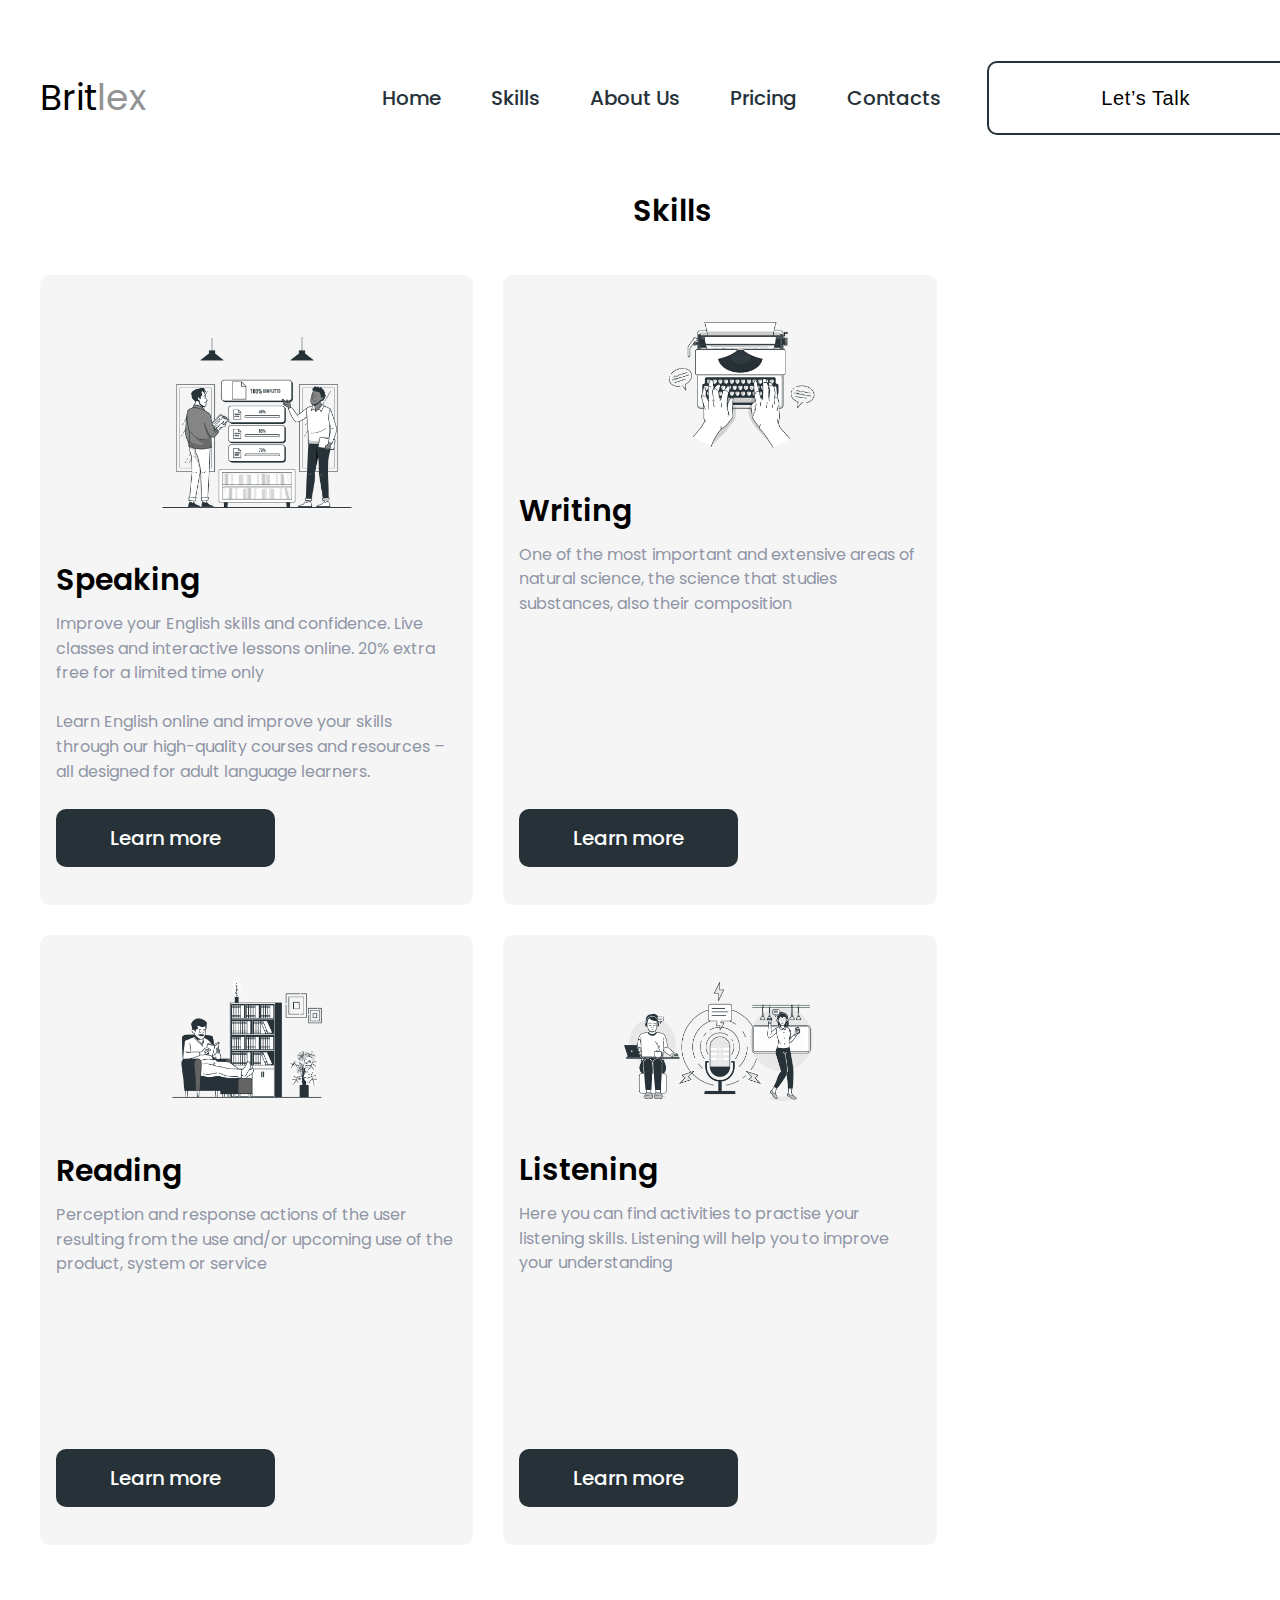
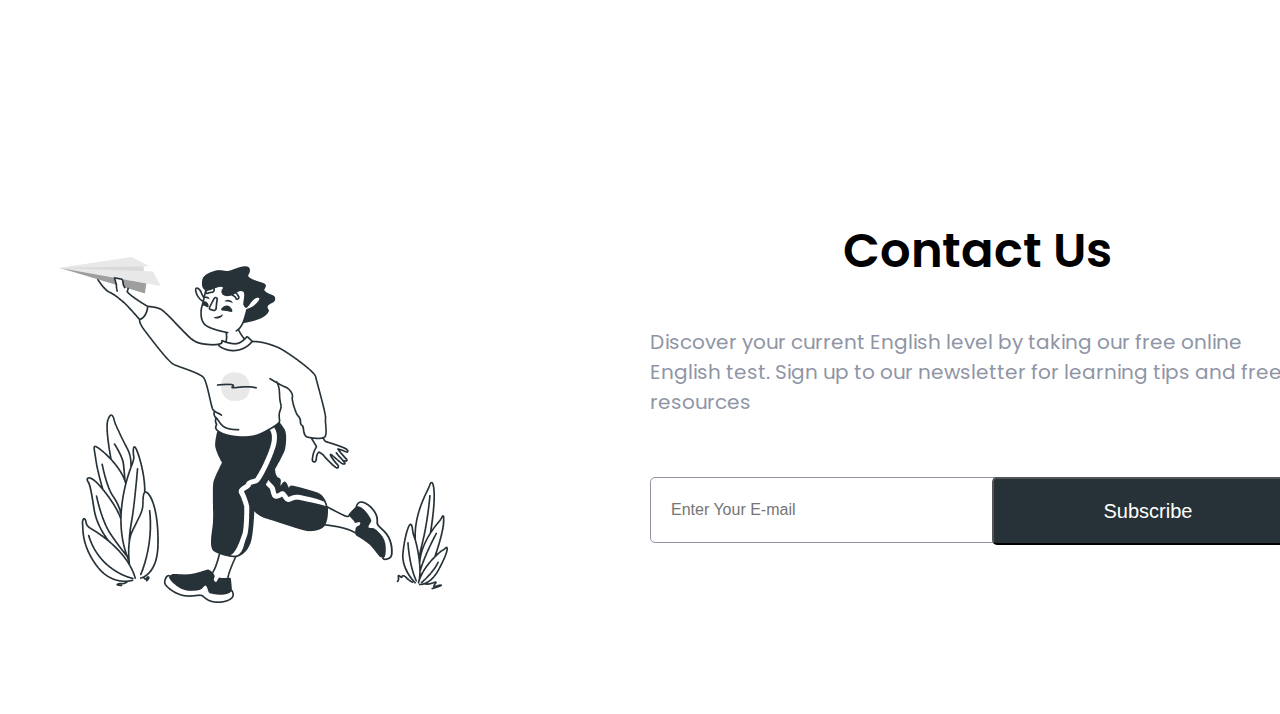
<file: index.html>
<!DOCTYPE html>
<html lang="en">
  <head>
    <meta charset="UTF-8" />
    <meta http-equiv="X-UA-Compatible" content="IE=edge" />
    <meta name="viewport" content="width=device-width, initial-scale=1.0" />
    <title>Britlex</title>
    <link rel="preconnect" href="https://fonts.googleapis.com" />
    <link rel="preconnect" href="https://fonts.gstatic.com" crossorigin />
    <link
      href="https://fonts.googleapis.com/css2?family=Poppins:wght@400;500;600&display=swap"
      rel="stylesheet"
    />
    <link
      rel="stylesheet"
      href="https://cdnjs.cloudflare.com/ajax/libs/modern-normalize/1.1.0/modern-normalize.min.css"
      integrity="sha512-wpPYUAdjBVSE4KJnH1VR1HeZfpl1ub8YT/NKx4PuQ5NmX2tKuGu6U/JRp5y+Y8XG2tV+wKQpNHVUX03MfMFn9Q=="
      crossorigin="anonymous"
      referrerpolicy="no-referrer"
    />
    <link rel="stylesheet" href="./css/mobcss.css" />
    <link rel="stylesheet" href="./css/styles.css" />
  </head>

  <body>
    <header class="header">
      <div class="container header-container">
        <a href="index.html" class="header-logo logo c-link"
          >Brit<span class="accent">lex</span></a
        >
        <button class="burger-btn-open js-open-menu" type="button">
          <svg class="burger-icon" width="34" height="19">
            <use href="./image/sprite.svg#icon-burger"></use>
          </svg>
        </button>
        <nav class="navigation">
          <ul class="navigation-list c-list">
            <li class="navigation-item">
              <a href="index.html" class="navigation-link c-link">Home</a>
            </li>
            <li class="navigation-item">
              <a href="#" class="navigation-link c-link">Skills</a>
            </li>
            <li class="navigation-item">
              <a href="#" class="navigation-link c-link">About Us</a>
            </li>
            <li class="navigation-item">
              <a href="#" class="navigation-link c-link">Pricing</a>
            </li>
            <li class="navigation-item">
              <a href="#" class="navigation-link c-link">Contacts</a>
            </li>
          </ul>
        </nav>
        <button type="button" class="btn-navigation">Let’s Talk</button>
        <!-- Mobile menu -->
        <div class="mobile-menu js-menu-container">
          <a href="index.html" class="burger-logo logo c-link"
            >Brit<span class="accent">lex</span></a
          >
          <button class="burger-btn-close js-close-menu" type="button">
            <svg class="burger-icon-close" width="34" height="34">
              <use href="./image/sprite.svg#icon-close"></use>
            </svg>
          </button>
          <nav class="navigation mobile-nav">
            <ul class="navigation-list c-list mobile-nav-list">
              <li class="navigation-item">
                <a
                  href="index.html"
                  class="navigation-link c-link mobile-nav-link"
                  >Home</a
                >
              </li>
              <li class="navigation-item">
                <a href="#" class="navigation-link c-link mobile-nav-link"
                  >Skills</a
                >
              </li>
              <li class="navigation-item">
                <a href="#" class="navigation-link c-link mobile-nav-link"
                  >About Us</a
                >
              </li>
              <li class="navigation-item">
                <a href="#" class="navigation-link c-link mobile-nav-link"
                  >Pricing</a
                >
              </li>
              <li class="navigation-item">
                <a href="#" class="navigation-link c-link mobile-nav-link"
                  >Contacts</a
                >
              </li>
            </ul>
          </nav>
          <button type="button" class="btn-navigation burger-nav-btn">
            Let’s Talk
          </button>
        </div>
      </div>
    </header>
    <main>
      <!-- <section class="hero">
        <div class="container">
          <div class="hero-block-left">
            <h1 class="hero-title title mb-60">Learn Any Foreign Language</h1>
            <p class="hero-text text">
              With our teachers who write a program for each student, you will
              be able to make your first sketch after the first lesson.
            </p>
            <a href="#" class="hero-link c-link">Get started</a>
          </div>

          <div class="hero-block-right">
            <img
              src="./image/learning-languages.png"
              alt="Learn Any Foreign Language"
              width="654"
              class="hero-img"
            />
          </div>
        </div>
      </section>
      <section class="skills">
        <div class="container">
          <h2 class="skills-title title mb-60">Skills</h2>
          <ul class="skills-list c-list">
            <li class="skills-item">
              <img
                src="./image/Shared-goals-bro-1.png"
                alt="Speaking"
                width="390"
                class="skills-img"
              />
              <h3 class="skills-item-title">Speaking</h3>
              <p class="skills-item-text text">
                Improve your English skills and confidence. Live classes and
                interactive lessons online. 20% extra free for a limited time
                only Learn English online and improve your skills through our
                high-quality courses and resources – all designed for adult
                language learners.
              </p>
              <a href="#" class="skills-item-link c-link">Learn more</a>
            </li>

            <li class="skills-item">
              <img
                src="./image/Typewriter-bro-1.png"
                alt="Writing"
                width="390"
              />
              <h3 class="skills-item-title">Writing</h3>
              <p class="skills-item-text text">
                One of the most important and extensive areas of natural
                science, the science that studies substances, also their
                composition
              </p>
              <a href="#" class="skills-item-link c-link">Learn more</a>
            </li>
            <li class="skills-item">
              <img
                src="./image/House-bookshelves-bro-1.png"
                alt="Reading"
                width="390"
              />
              <h3 class="skills-item-title">Reading</h3>
              <p class="skills-item-text text">
                Perception and response actions of the user resulting from the
                use and/or upcoming use of the product, system or service
              </p>
              <a href="#" class="skills-item-link c-link">Learn more</a>
            </li>
            <li class="skills-item">
              <img
                src="./image/Podcast-audience-bro-1.png"
                alt="Listening"
                width="408"
              />
              <h3 class="skills-item-title">Listening</h3>
              <p class="skills-item-text text">
                Here you can find activities to practise your listening skills.
                Listening will help you to improve your understanding
              </p>
              <a href="#" class="skills-item-link c-link">Learn more</a>
            </li>
          </ul>
        </div>
      </section> -->

      <section class="skills-two">
        <div class="container">
          <h2 class="skills-two-title title mb-60">Skills</h2>
          <ul class="skills-two-list c-list">
            <li class="skills-two-item">
              <img
                src="./image/Shared-goals-bro-1.png"
                alt="Speaking"
                width="390"
                class="skills-two-img"
              />
              <h3 class="skills-two-item-title">Speaking</h3>
              <p class="skills-two-item-text text">
                Improve your English skills and confidence. Live classes and
                interactive lessons online. 20% extra free for a limited time
                only <br />
                <br />
                Learn English online and improve your skills through our
                high-quality courses and resources – all designed for adult
                language learners.
              </p>
              <a href="#" class="skills-two-item-link c-link">Learn more</a>
            </li>

            <li class="skills-two-item">
              <img
                src="./image/Typewriter-bro-1.png"
                alt="Writing"
                width="390"
                class="skills-two-img"
              />
              <h3 class="skills-two-item-title">Writing</h3>
              <p class="skills-two-item-text text">
                One of the most important and extensive areas of natural
                science, the science that studies substances, also their
                composition
              </p>
              <a href="#" class="skills-two-item-link c-link">Learn more</a>
            </li>
            <li class="skills-two-item">
              <img
                src="./image/House-bookshelves-bro-1.png"
                alt="Reading"
                width="390"
                class="skills-two-img"
              />
              <h3 class="skills-two-item-title">Reading</h3>
              <p class="skills-two-item-text text">
                Perception and response actions of the user resulting from the
                use and/or upcoming use of the product, system or service
              </p>
              <a href="#" class="skills-two-item-link c-link">Learn more</a>
            </li>
            <li class="skills-two-item">
              <img
                src="./image/Podcast-audience-bro-1.png"
                alt="Listening"
                width="408"
                class="skills-two-img"
              />
              <h3 class="skills-two-item-title">Listening</h3>
              <p class="skills-two-item-text text">
                Here you can find activities to practise your listening skills.
                Listening will help you to improve your understanding
              </p>
              <a href="#" class="skills-two-item-link c-link">Learn more</a>
            </li>
          </ul>
        </div>
      </section>
      <!-- <section class="about">
        <div class="container">
          <div class="about-content-container">
            <h2 class="about-title mb-60">About us</h2>
            <p class="about-text">
              The model offers a framework for discussing problems related to
              the user's experience, as well as possible ways and means of
              solving them. Application development begins at the top level
              (strategy), where the future software product is described quite
              abstractly from the point of view of the expectations of both
              users and the customer.
            </p>
            <ul class="about-list c-list">
              <li class="about-list-item">
                <b class="about-list-item-title">800</b>
                <p class="about-list-item-text">Pupils</p>
              </li>

              <li class="about-list-item">
                <b class="about-list-item-title">18</b>
                <p class="about-list-item-text">Teachers</p>
              </li>

              <li class="about-list-item">
                <b class="about-list-item-title">6</b>
                <p class="about-list-item-text">Foreign languages</p>
              </li>
            </ul>
          </div>
          <div class="about-img-container">
            <img
              src="./image/Business-competition-bro-1.jpg"
              alt="Business"
              width="540"
            />
          </div>
        </div>
      </section>



      <section class="pricing">
        <div class="container">
          <h2 class="pricing-title mb-60">Pricing</h2>
          <ul class="pricing-list c-list">
            <li class="pricing-item">
              <img
                class="pricing-item-img"
                src="./image/online.png"
                alt="online"
                width="280"
              />
              <h3 class="pricing-item-title">Self-study online course</h3>
              <p class="pricing-item-text">
                Start learning English online in live classes with qualified EC
                teachers and students from all over the world.
              </p>
              <div class="pricing-item-payment">
                <span class="pricing-item-amount"> £5.99</span
                ><span class="pricing-item-period"> per month</span>
              </div>
            </li>
            <li class="pricing-item">
              <img
                class="pricing-item-img"
                src="./image/lesson.png"
                alt="lesson"
                width="390"
              />
              <h3 class="pricing-item-title">Live online classes</h3>
              <p class="pricing-item-text">
                Interactive group classes with expert teachers. Free 7-day trial
              </p>
              <div class="pricing-item-payment">
                <span class="pricing-item-amount">£12.99</span
                ><span class="pricing-item-period">per month</span>
              </div>
            </li>
            <li class="pricing-item">
              <img
                class="pricing-item-img"
                src="./image/webinar.png"
                alt="webinar"
                width="315"
              />
              <h3 class="pricing-item-title">Personal Tuition</h3>
              <p class="pricing-item-text">
                Online one-to-one English tutoring – enjoy our first session for
                only $1
              </p>
              <div class="pricing-item-payment">
                <span class="pricing-item-amount">£12.99</span
                ><span class="pricing-item-period"> per month</span>
              </div>
            </li>
          </ul>
        </div>
      </section>
      -->

      <section class="contact">
        <div class="container contact-thumb">
          <div class="contact-left">
            <h2 class="contact-title mobile-title">Contact Us</h2>
            <img
              class="contact-img"
              src="./image/contact.png"
              alt="contact"
              width="425"
              height="430"
            />
          </div>
          <div class="contact-right">
            <h2 class="contact-title mb-60 main-contact-title">Contact Us</h2>
            <p class="contact-text">
              Discover your current English level by taking our free online
              English test. Sign up to our newsletter for learning tips and free
              resources
            </p>
            <form class="form">
              <label class="form-label"
                ><input
                  type="email"
                  placeholder="Enter Your E-mail"
                  class="form-input"
              /></label>
              <button type="submit" class="form-btn">Subscribe</button>
            </form>
          </div>
        </div>
      </section>
    </main>
    <!-- <footer class="footer">
      <div class="container">
        <a class="logo footer-logo c-link" href="index.html"
          >Brit<span class="accent">lex</span></a
        >
        <ul class="navigation-list footer-navigation c-list">
          <li class="navigation-item">
            <a class="navigation-link c-link" href="./">Terms and Conditions</a>
          </li>
          <li class="navigation-item">
            <a class="navigation-link c-link" href="./">Privacy Policy</a>
          </li>
          <li class="navigation-item">
            <a class="navigation-link c-link" href="./">Cookie Policy</a>
          </li>
        </ul>
      </div>
    </footer> -->
    <script src="./js/mobile-menu.js"></script>
  </body>
</html>
</file>
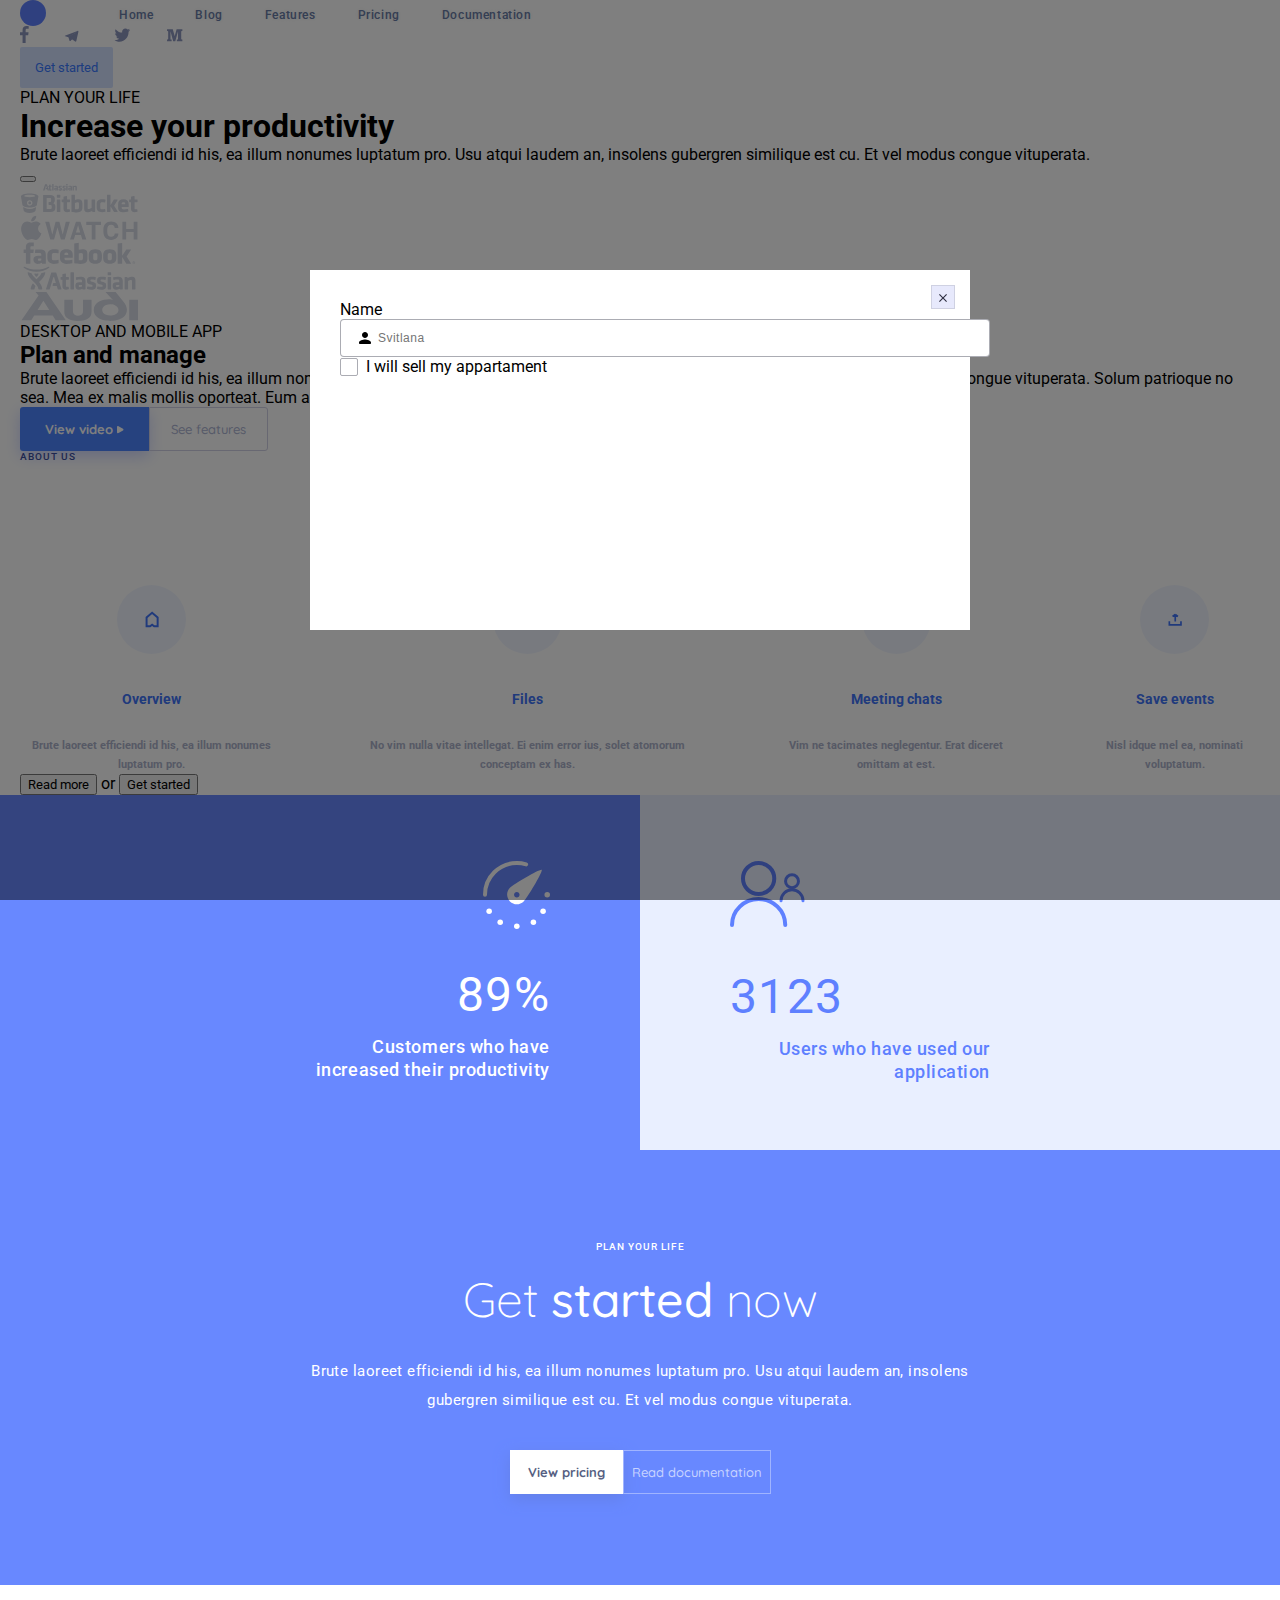
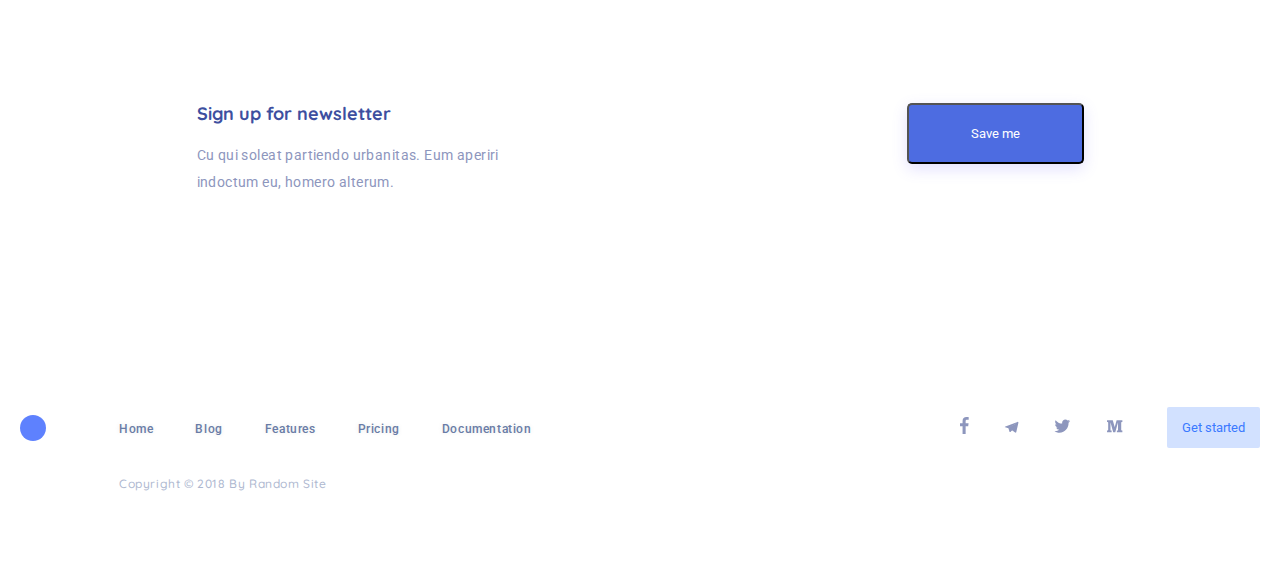
<file: new-site/index.html>
<!DOCTYPE html>
<html lang="en">
  <head>
    <meta charset="UTF-8" />
    <meta http-equiv="X-UA-Compatible" content="IE=edge" />
    <meta name="viewport" content="width=device-width, initial-scale=1.0" />
    <link rel="preconnect" href="https://fonts.googleapis.com" />
    <link rel="preconnect" href="https://fonts.gstatic.com" crossorigin />
    <link
      href="https://fonts.googleapis.com/css2?family=Open+Sans:wght@400;600;700&family=Quicksand:wght@300;400;500;700&family=Roboto:wght@400;500&display=swap"
      rel="stylesheet"
    />
    <link
      rel="stylesheet"
      href="https://cdnjs.cloudflare.com/ajax/libs/modern-normalize/1.1.0/modern-normalize.min.css"
      integrity="sha512-wpPYUAdjBVSE4KJnH1VR1HeZfpl1ub8YT/NKx4PuQ5NmX2tKuGu6U/JRp5y+Y8XG2tV+wKQpNHVUX03MfMFn9Q=="
      crossorigin="anonymous"
      referrerpolicy="no-referrer"
    />
    <link rel="stylesheet" href="../new-site/css/styles.css" />
    <title>Document</title>
  </head>
  <body>
    <header class="header">
      <div class="container">
        <nav class="nav">
          <a href="" class="logo"></a>
          <ul class="nav-list">
            <li class="nav-list-item">
              <a href="" class="nav-list-link">Home</a>
            </li>
            <li class="nav-list-item">
              <a href="" class="nav-list-link">Blog</a>
            </li>
            <li class="nav-list-item">
              <a href="" class="nav-list-link">Features</a>
            </li>
            <li class="nav-list-item">
              <a href="" class="nav-list-link">Pricing</a>
            </li>
            <li class="nav-list-item">
              <a href="" class="nav-list-link">Documentation</a>
            </li>
          </ul>
        </nav>
        <ul class="header-socials-list">
          <li class="header-socials-item">
            <a href="" class="header-socials-link">
              <svg class="header-socials-icon" width="9" height="17">
                <use href="./images/icons/sprite.svg#icon-facebook"></use>
              </svg>
            </a>
          </li>
          <li class="header-socials-item">
            <a href="" class="header-socials-link">
              <svg class="header-socials-icon" width="15" height="12">
                <use href="./images/icons/sprite.svg#icon-telegram"></use>
              </svg>
            </a>
          </li>
          <li class="header-socials-item">
            <a href="" class="header-socials-link">
              <svg class="header-socials-icon" width="17" height="14">
                <use href="./images/icons/sprite.svg#icon-twitter"></use>
              </svg>
            </a>
          </li>
          <li class="header-socials-item">
            <a href="" class="header-socials-link">
              <svg class="header-socials-icon" width="17" height="13">
                <use href="./images/icons/sprite.svg#icon-M-social"></use>
              </svg>
            </a>
          </li>
        </ul>
        <button data-open-modal type="button" class="header-cta-btn">
          Get started
        </button>
      </div>
    </header>
    <main>
      <section class="hero">
        <div class="container">
          <p>PLAN YOUR LIFE</p>
          <h1>Increase your productivity</h1>
          <p>
            Brute laoreet efficiendi id his, ea illum nonumes luptatum pro. Usu
            atqui laudem an, insolens gubergren similique est cu. Et vel modus
            congue vituperata.
          </p>
          <button type="button" class="hero-play-btn"></button>
          <ul class="dots">
            <li class="dot"></li>
            <li class="dot"></li>
            <li class="dot"></li>
          </ul>
        </div>
      </section>
      <section class="partners-section">
        <div class="container">
          <ul class="partners-list">
            <li class="partners-item">
              <a href="" class="partners-link">
                <svg class="partners-icon" width="117" height="29">
                  <use href="./images/icons/sprite.svg#icon-bitbucket"></use>
                </svg>
              </a>
            </li>
            <li class="partners-item">
              <a href="" class="partners-link">
                <svg class="partners-icon" width="117" height="25">
                  <use href="./images/icons/sprite.svg#icon-apple-watch"></use>
                </svg>
              </a>
            </li>
            <li class="partners-item">
              <a href="" class="partners-link">
                <svg class="partners-icon" width="117" height="22">
                  <use
                    href="./images/icons/sprite.svg#icon-facebook-company"
                  ></use>
                </svg>
              </a>
            </li>
            <li class="partners-item">
              <a href="" class="partners-link">
                <svg class="partners-icon" width="117" height="24">
                  <use href="./images/icons/sprite.svg#icon-atlassian"></use>
                </svg>
              </a>
            </li>
            <li class="partners-item">
              <a href="" class="partners-link">
                <svg class="partners-icon" width="117" height="29">
                  <use href="./images/icons/sprite.svg#icon-audi"></use>
                </svg>
              </a>
            </li>
          </ul>
        </div>
      </section>
      <section class="plan">
        <div class="container">
          <div class="plan-block-l">
            <p class="plan-uptitle">DESKTOP AND MOBILE APP</p>
            <h2 class="plan-title">Plan and manage</h2>
            <p class="plan-description">
              Brute laoreet efficiendi id his, ea illum nonumes luptatum pro.
              Usu atqui laudem an, insolens gubergren similique est cu. Et vel
              modus congue vituperata. Solum patrioque no sea. Mea ex malis
              mollis oporteat. Eum an expetenda consequat.
            </p>
            <div class="plan-buttons">
              <button type="button" class="plan-button-l button">
                View video
                <svg class="play-btn-icon" width="7" height="8">
                  <use href="./images/icons/sprite.svg#icon-play"></use>
                </svg>
              </button>
              <a class="features-link" href="">See features</a>
            </div>
          </div>
        </div>
      </section>
      <section class="about">
        <div class="container">
          <p class="c-uptitle">About us</p>
          <h2 class="about-title">Read about our app</h2>
          <ul class="about-list">
            <li class="about-list-item">
              <div class="about-item-icon-wrapper">
                <svg class="about-item-icon" width="14" height="17">
                  <use href="./images/icons/sprite.svg#icon-about-1"></use>
                </svg>
              </div>
              <h3 class="about-item-title">Overview</h3>
              <p class="about-item-text">
                Brute laoreet efficiendi id his, ea illum nonumes luptatum pro.
              </p>
            </li>

            <li class="about-list-item">
              <div class="about-item-icon-wrapper">
                <svg class="about-item-icon" width="14" height="17">
                  <use href="./images/icons/sprite.svg#icon-about-2"></use>
                </svg>
              </div>
              <h3 class="about-item-title">Files</h3>
              <p class="about-item-text">
                No vim nulla vitae intellegat. Ei enim error ius, solet atomorum
                conceptam ex has.
              </p>
            </li>

            <li class="about-list-item">
              <div class="about-item-icon-wrapper">
                <svg class="about-item-icon" width="14" height="17">
                  <use href="./images/icons/sprite.svg#icon-about-3"></use>
                </svg>
              </div>
              <h3 class="about-item-title">Meeting chats</h3>
              <p class="about-item-text">
                Vim ne tacimates neglegentur. Erat diceret omittam at est.
              </p>
            </li>

            <li class="about-list-item">
              <div class="about-item-icon-wrapper">
                <svg class="about-item-icon" width="14" height="17">
                  <use href="./images/icons/sprite.svg#icon-about-4"></use>
                </svg>
              </div>
              <h3 class="about-item-title">Save events</h3>
              <p class="about-item-text">
                Nisl idque mel ea, nominati voluptatum.
              </p>
            </li>
          </ul>

          <div class="about-btns-wrapper">
            <button class="about-button button" type="button">Read more</button>
            <span class="about-btns-diveder-text">or</span>
            <button class="about-button button" type="button">
              Get started
            </button>
          </div>
        </div>
      </section>
      <section class="stats">
        <h2 class="stats-title" hidden></h2>
        <div class="stats-box-l">
          <svg class="stats-icon" width="67" height="68">
            <use href="./images/icons/sprite.svg#stats-l"></use>
          </svg>
          <p class="stats-number-l">89%</p>
          <p class="stats-text-l">
            Customers who have increased their productivity
          </p>
        </div>
        <div class="stats-box-r">
          <svg class="stats-icon" width="75" height="66">
            <use href="./images/icons/sprite.svg#stats-r"></use>
          </svg>
          <p class="stats-number-r">3123</p>
          <p class="stats-text-r">Users who have used our application</p>
        </div>
      </section>
      <section class="section-nine">
        <div class="container">
          <p class="c-uptitle">Plan your life</p>
          <h2 class="section-nine-title">
            Get <span class="fw-500">started</span> now
          </h2>
          <p class="section-nine-description">
            Brute laoreet efficiendi id his, ea illum nonumes luptatum pro. Usu
            atqui laudem an, insolens gubergren similique est cu. Et vel modus
            congue vituperata.
          </p>
          <div class="section-nine-links-container">
            <a href="" class="section-nine-link-l">View pricing</a>
            <a href="" class="section-nine-link-r">Read documentation</a>
          </div>
        </div>
      </section>
      <section class="section-ten">
        <div class="container">
          <div class="section-ten-content">
            <div class="section-ten-l">
              <h2 class="section-ten-title">Sign up for newsletter</h2>
              <p class="section-ten-text">
                Cu qui soleat partiendo urbanitas. Eum aperiri indoctum eu,
                homero alterum.
              </p>
            </div>
            <div class="section-ten-r">
              <button class="section-ten-btn">Save me</button>
            </div>
          </div>
        </div>
      </section>
    </main>

    <!-- footer -->

    <footer class="footer">
      <div class="container">
        <nav class="nav">
          <a href="" class="logo"></a>
          <ul class="nav-list">
            <li class="nav-list-item">
              <a href="" class="nav-list-link">Home</a>
            </li>
            <li class="nav-list-item">
              <a href="" class="nav-list-link">Blog</a>
            </li>
            <li class="nav-list-item">
              <a href="" class="nav-list-link">Features</a>
            </li>
            <li class="nav-list-item">
              <a href="" class="nav-list-link">Pricing</a>
            </li>
            <li class="nav-list-item">
              <a href="" class="nav-list-link">Documentation</a>
            </li>
          </ul>
        </nav>
        <ul class="header-socials-list">
          <li class="header-socials-item">
            <a href="" class="header-socials-link">
              <svg class="header-socials-icon" width="9" height="17">
                <use href="./images/icons/sprite.svg#icon-facebook"></use>
              </svg>
            </a>
          </li>
          <li class="header-socials-item">
            <a href="" class="header-socials-link">
              <svg class="header-socials-icon" width="15" height="12">
                <use href="./images/icons/sprite.svg#icon-telegram"></use>
              </svg>
            </a>
          </li>
          <li class="header-socials-item">
            <a href="" class="header-socials-link">
              <svg class="header-socials-icon" width="17" height="14">
                <use href="./images/icons/sprite.svg#icon-twitter"></use>
              </svg>
            </a>
          </li>
          <li class="header-socials-item">
            <a href="" class="header-socials-link">
              <svg class="header-socials-icon" width="17" height="13">
                <use href="./images/icons/sprite.svg#icon-M-social"></use>
              </svg>
            </a>
          </li>
        </ul>
        <button type="button" class="header-cta-btn">Get started</button>
      </div>
      <div class="container">
        <p class="nav-list-copyright">Copyright &#169; 2018 by Random site</p>
      </div>
    </footer>

    <!-- Modal window -->
    <div class="backdrop" data-backdrop>
      <div class="modal">
        <form class="form">
          <label class="form-group">
            <span class="form-group-text">Name</span>
            <span class="input-container">
              <input type="text" class="group-input" placeholder="Svitlana" />
              <svg class="form-group-icon" width="18" height="18">
                <use href="./images/icons/sprite.svg#icon-person"></use>
              </svg>
            </span>
          </label>
          <label class="checkbox-label">
            <input type="checkbox" class="checkbox" />
            <span class="tick-wrap">
              <svg width="10" height="8" class="checkbox-tick">
                <use href="./images/icons/sprite.svg#icon-tick"></use>
              </svg>
            </span>
            <span class="privacy"> I will sell my appartament</span>
          </label>
        </form>
        <button type="button" data-close-modal class="modal-close-btn">
          <svg class="cross-icon" width="8" height="8">
            <use href="./images/icons/sprite.svg#cross-icon"></use>
          </svg>
        </button>
      </div>
    </div>

    <script src="./js/modal.js"></script>
  </body>
</html>
</file>
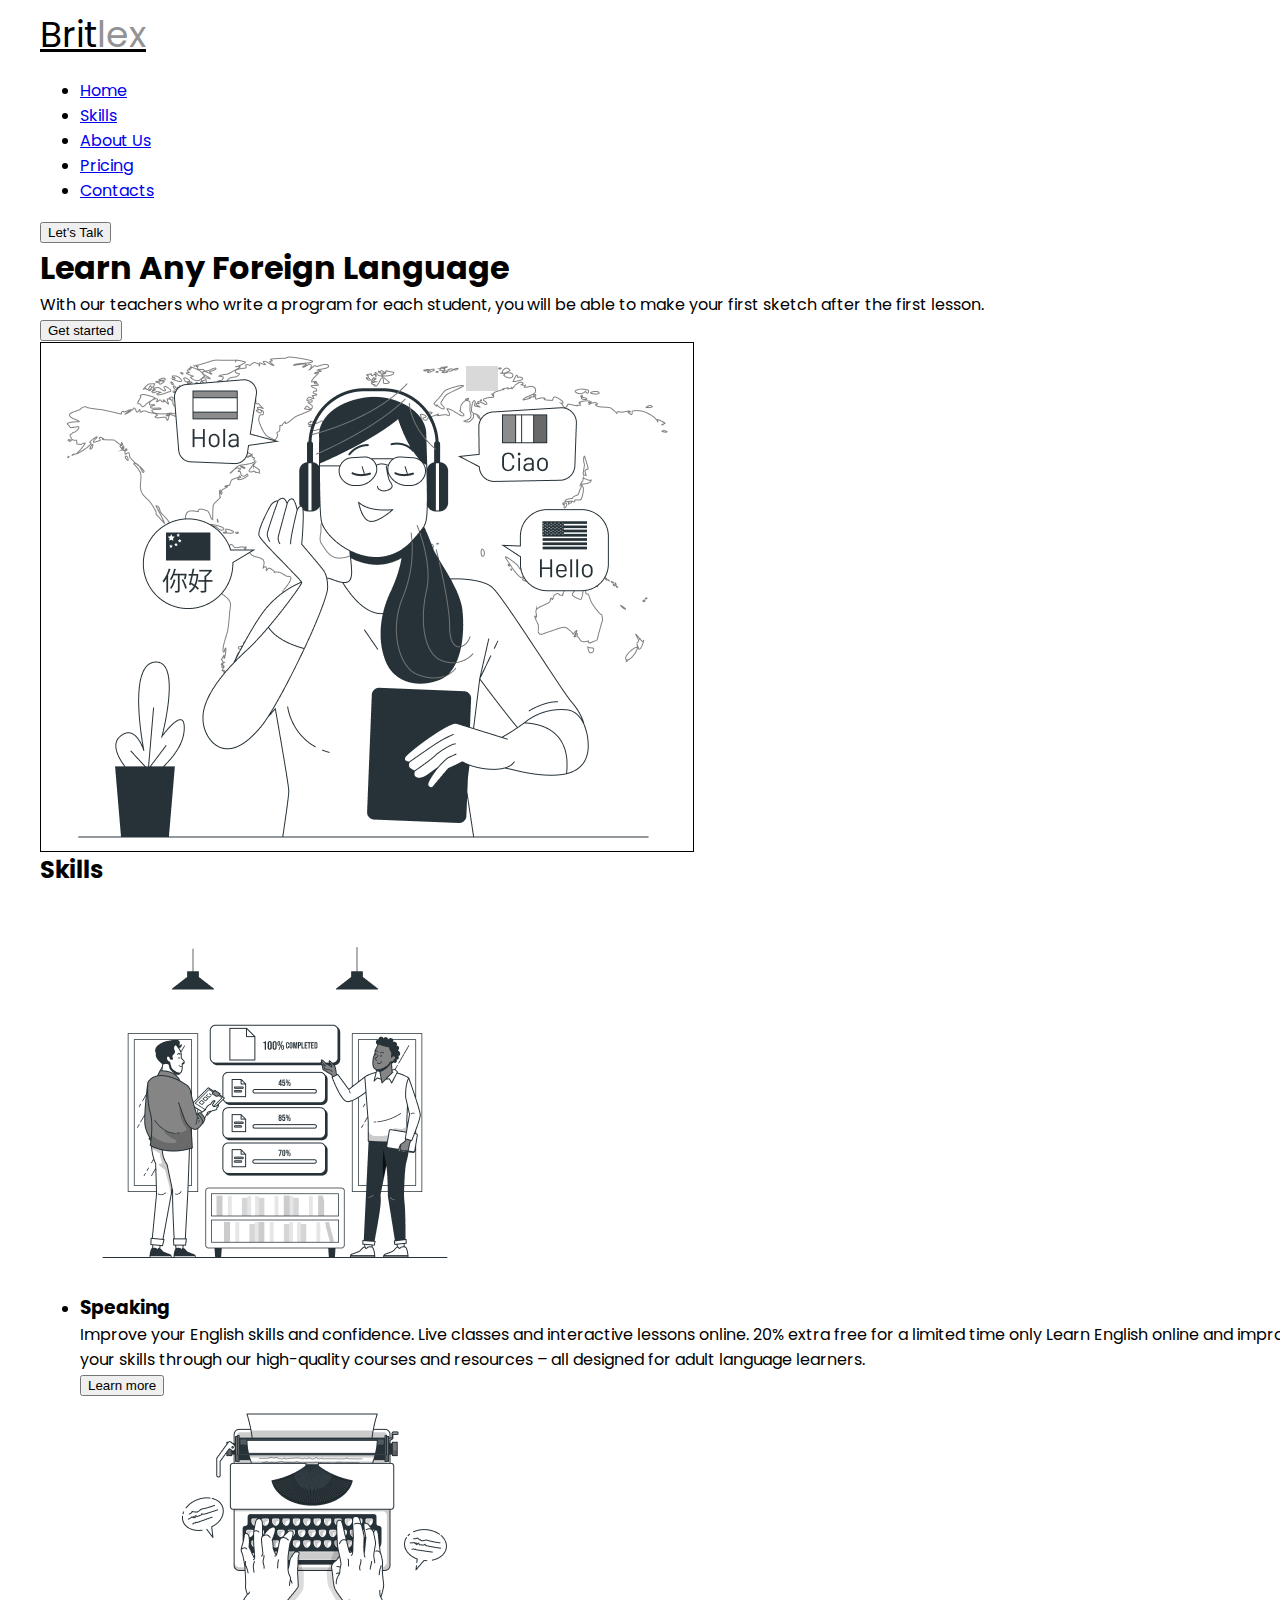
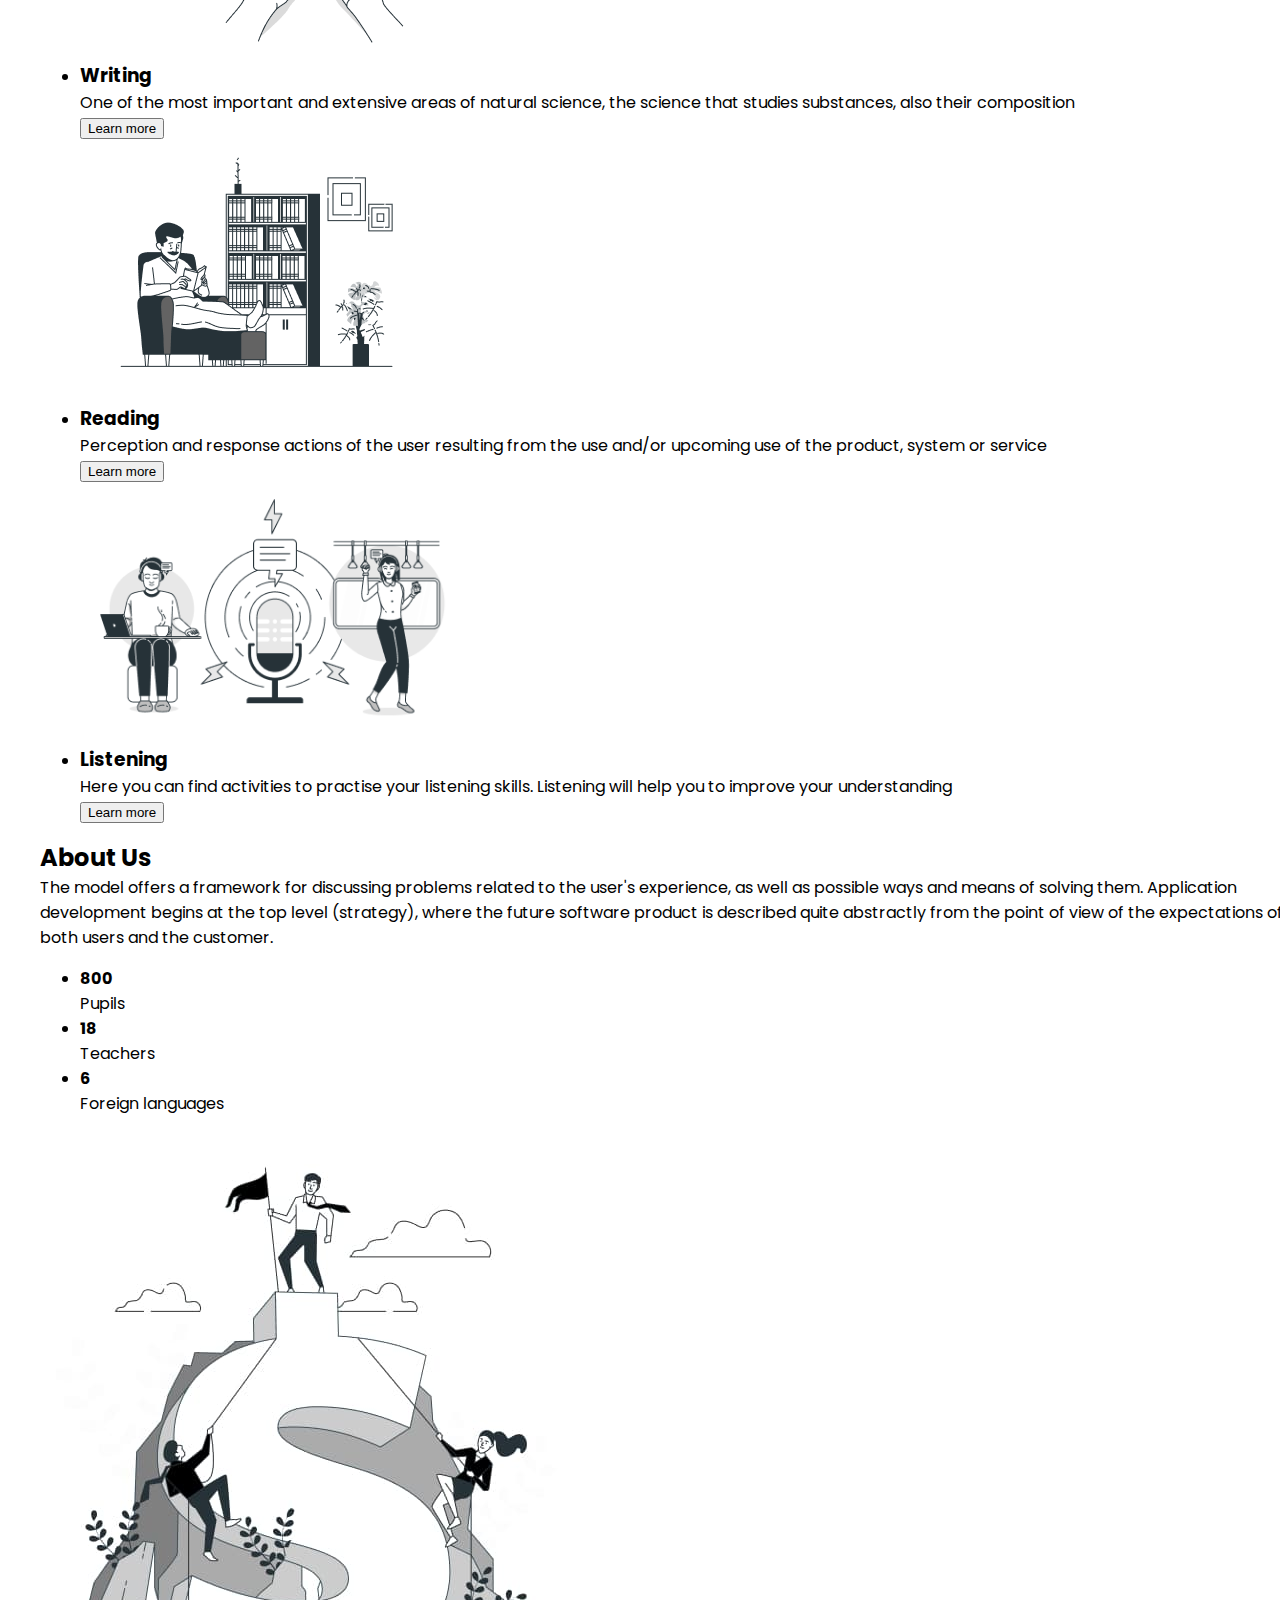
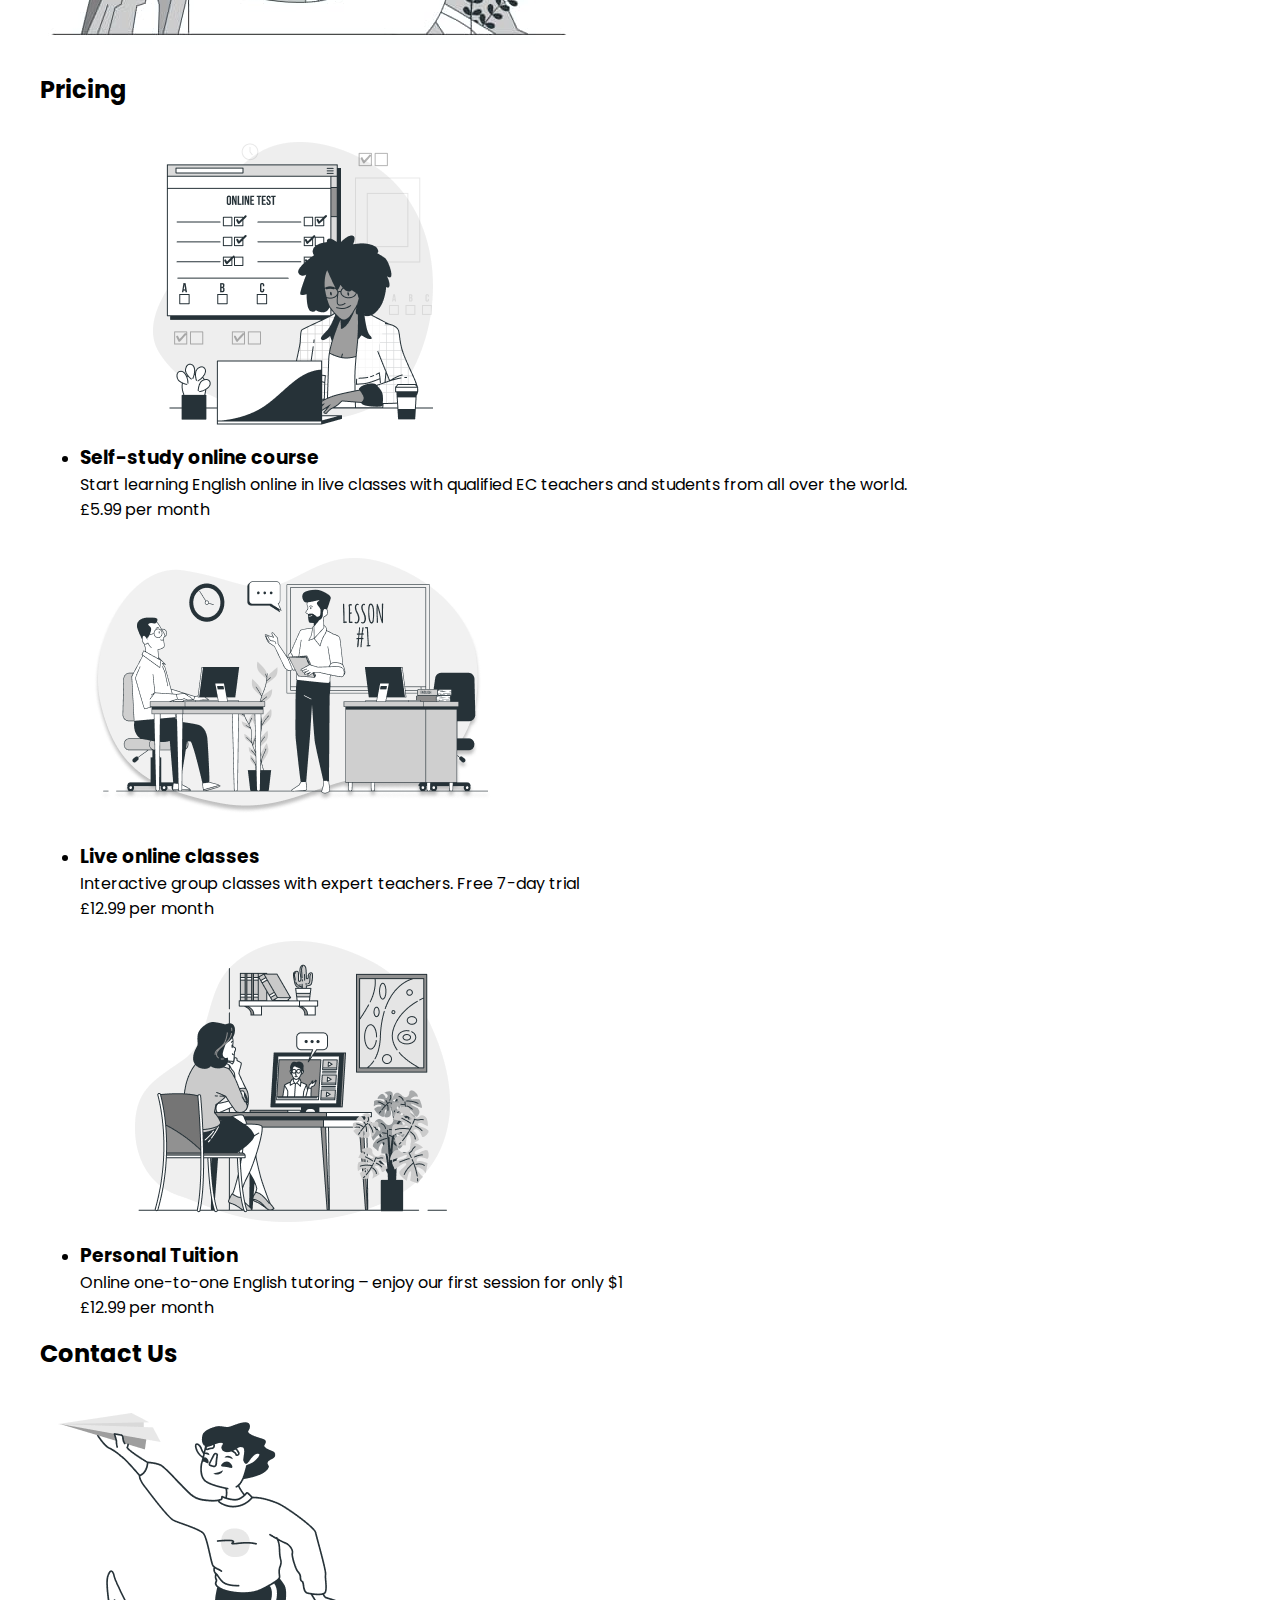
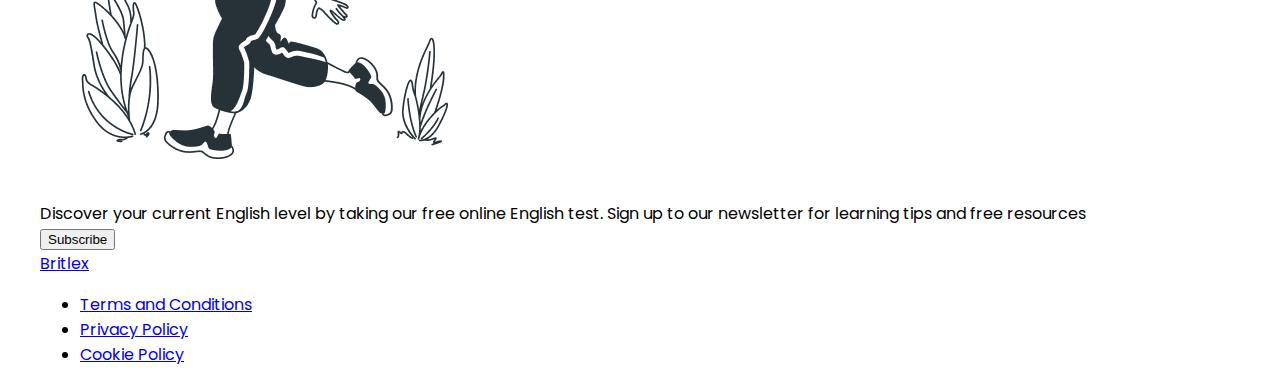
<file: templete.html>
<!DOCTYPE html>
<html lang="en">
  <head>
    <meta charset="UTF-8" />
    <meta http-equiv="X-UA-Compatible" content="IE=edge" />
    <meta name="viewport" content="width=device-width, initial-scale=1.0" />
    <title>Britlex</title>
    <link
      rel="stylesheet"
      href="https://cdnjs.cloudflare.com/ajax/libs/modern-normalize/1.1.0/modern-normalize.min.css"
      integrity="sha512-wpPYUAdjBVSE4KJnH1VR1HeZfpl1ub8YT/NKx4PuQ5NmX2tKuGu6U/JRp5y+Y8XG2tV+wKQpNHVUX03MfMFn9Q=="
      crossorigin="anonymous"
      referrerpolicy="no-referrer"
    />
    <link rel="preconnect" href="https://fonts.googleapis.com" />
    <link rel="preconnect" href="https://fonts.gstatic.com" crossorigin />
    <link
      href="https://fonts.googleapis.com/css2?family=Poppins:wght@400;500;600&display=swap"
      rel="stylesheet"
    />
    <link rel="stylesheet" href="css/styles.css" />
  </head>
  <body>
    <header class="header">
      <div class="container">
        <nav class="nav">
          <a class="logo" href="/index.html"
            >Brit<span class="accent">lex</span>
          </a>
          <ul class="nav-links">
            <li class="nav-item">
              <a class="nav-link c-text-16" href="#">Home</a>
            </li>
            <li class="nav-item">
              <a class="nav-link c-text-16" href="#">Skills</a>
            </li>
            <li class="nav-item">
              <a class="nav-link c-text-16" href="#">About Us</a>
            </li>
            <li class="nav-item">
              <a class="nav-link c-text-16" href="#">Pricing</a>
            </li>
            <li class="nav-item">
              <a class="nav-link c-text-16" href="#">Contacts</a>
            </li>
          </ul>
        </nav>

        <button class="header-btn" type="button">Let’s Talk</button>
      </div>
    </header>

    <main>
      <section class="sec1">
        <div class="container">
          <div class="block-l">
            <h1 class="c-title-64 block-l-title">Learn Any Foreign Language</h1>
            <p class="c-title-16 block-l-text">
              With our teachers who write a program for each student, you will
              be able to make your first sketch after the first lesson.
            </p>
            <button class="c-btn block-l-btn" type="button">Get started</button>
          </div>
          <img
            class="sec1-img"
            src="./image/learning-languages.png"
            alt="girl learning languages"
            width="654"
          />
        </div>
      </section>

      <section class="sec2">
        <div class="container">
          <h2 class="c-title-48 sec2-title">Skills</h2>
          <ul class="cards">
            <li class="card">
              <img
                class="card-img"
                src="./image/Shared-goals-bro-1.png"
                alt="Shared goals bro"
                width="390"
              />
              <h3 class="c-title-30">Speaking</h3>
              <p class="c-text-16 card-text">
                Improve your English skills and confidence. Live classes and
                interactive lessons online. 20% extra free for a limited time
                only Learn English online and improve your skills through our
                high-quality courses and resources – all designed for adult
                language learners.
              </p>
              <button class="c-btn card-btn" type="button">Learn more</button>
            </li>
            <li class="card">
              <img
                class="card-img"
                src="./image/Typewriter-bro-1.png"
                alt="Typewriter bro"
                width="390"
              />
              <h3 class="c-title-30">Writing</h3>
              <p class="c-text-16 card-text">
                One of the most important and extensive areas of natural
                science, the science that studies substances, also their
                composition
              </p>
              <button class="c-btn card-btn" type="button">Learn more</button>
            </li>
            <li class="card">
              <img
                class="card-img"
                src="./image/House-bookshelves-bro-1.png"
                alt="House bookshelves bro"
                width="390"
              />
              <h3 class="c-title-30">Reading</h3>
              <p class="c-text-16 card-text">
                Perception and response actions of the user resulting from the
                use and/or upcoming use of the product, system or service
              </p>
              <button class="c-btn card-btn" type="button">Learn more</button>
            </li>
            <li class="card">
              <img
                class="card-img"
                src="./image/Podcast-audience-bro-1.png"
                alt="Podcast audience bro"
                width="390"
              />
              <h3 class="c-title-30">Listening</h3>
              <p class="c-text-16 card-text">
                Here you can find activities to practise your listening skills.
                Listening will help you to improve your understanding
              </p>
              <button class="c-btn card-btn" type="button">Learn more</button>
            </li>
          </ul>
        </div>
      </section>

      <section class="sec3">
        <div class="container">
          <div class="block-l">
            <h2 class="c-title-48 sec3-title">About Us</h2>
            <p class="c-text-16 sec3-text">
              The model offers a framework for discussing problems related to
              the user's experience, as well as possible ways and means of
              solving them. Application development begins at the top level
              (strategy), where the future software product is described quite
              abstractly from the point of view of the expectations of both
              users and the customer.
            </p>
            <ul class="benefits">
              <li class="benefit">
                <b class="benefit-title c-title-48">800</b>
                <p class="benefit-text c-text-16">Pupils</p>
              </li>
              <li class="benefit">
                <b class="benefit-title c-title-48">18</b>
                <p class="benefit-text c-text-16">Teachers</p>
              </li>
              <li class="benefit">
                <b class="benefit-title c-title-48">6</b>
                <p class="benefit-text c-text-16">Foreign languages</p>
              </li>
            </ul>
          </div>

          <img
            class="sec3-img"
            src="./image/Business-competition-bro-1.jpg"
            alt="Business competition bro"
            width="540"
          />
        </div>
      </section>

      <section>
        <div class="container">
          <h2>Pricing</h2>
          <ul>
            <li>
              <img src="./image/online.png" alt="online" width="426" />
              <h3>Self-study online course</h3>
              <p>
                Start learning English online in live classes with qualified EC
                teachers and students from all over the world.
              </p>
              <div>
                <span>£5.99</span>
                <span>per month</span>
              </div>
            </li>
            <li>
              <img src="./image/lesson.png" alt="lesson" width="426" />
              <h3>Live online classes</h3>
              <p>
                Interactive group classes with expert teachers. Free 7-day trial
              </p>
              <div>
                <span>£12.99</span>
                <span>per month</span>
              </div>
            </li>
            <li>
              <img src="./image/webinar.png" alt="webinar" width="426" />
              <h3>Personal Tuition</h3>
              <p>
                Online one-to-one English tutoring – enjoy our first session for
                only $1
              </p>
              <div>
                <span>£12.99</span>
                <span>per month</span>
              </div>
            </li>
          </ul>
        </div>
      </section>

      <section>
        <div class="container">
          <h2>Contact Us</h2>
          <img src="./image/contact.png" alt="contact" width="425" />
          <p>
            Discover your current English level by taking our free online
            English test. Sign up to our newsletter for learning tips and free
            resources
          </p>
          <button type="button">Subscribe</button>
        </div>
      </section>
    </main>
    <footer>
      <div class="container">
        <a href="/index.html">Brit<span>lex</span> </a>
        <ul>
          <li><a href="#">Terms and Conditions</a></li>
          <li><a href="#">Privacy Policy</a></li>
          <li><a href="#">Cookie Policy</a></li>
        </ul>
      </div>
    </footer>
  </body>
</html>
</file>
<file: css/mobcss.css>
@media screen and (min-width: 575px){
    
    
}
@media screen and (min-width: 768px){
    

}
@media screen and (min-width: 992px){
    

}
@media screen and (min-width: 1200px){
    

}
</file>
<file: css/styles.css>
:root {
  --primary-color: #000000;
  --secondary-color: #8f95a5;
  --white-color: #ffffff;
  --bgc-btn-dark: #263238;
  --fw-regular: 400;
  --fw-medium: 500;
  --fw-semibold: 600;
}

body {
  font-family: "Poppins", sans-serif;
  background: #ffffff;
  color: #000000;
}

h1,
h2,
h3,
h4,
h5,
h6,
p,
pre {
  margin: 0;
}

img {
  display: block;
}

.mb-60 {
  margin-bottom: 60px;
}

.container {
  padding-left: 10px;
  padding-right: 10px;
  width: 100%;
  margin: 0 auto;
}

.c-list {
  list-style: none;
  padding: 0;
  margin: 0;
}

.c-link {
  color: inherit;
  text-decoration: none;
}

.header-container {
  display: flex;
  align-items: center;
}

.header {
}

.logo {
  padding: 29px 0;
  font-size: 24px;
  line-height: 1.5;
  color: var(--primary-color);
}

.header-logo {
}

.accent {
  color: #939393;
}

.navigation {
  display: none;
}

.navigation-list {
  display: flex;
}

.navigation-item {
}

.navigation-link {
  font-weight: var(--fw-medium);
  line-height: 1.5;
  padding-top: 55px;
  padding-bottom: 55px;
  display: flex;
  color: var(--bgc-btn-dark);
}

.btn-navigation {
  display: none;

  padding: 20px 112px;
  margin-left: auto;
  font-size: 20px;
  line-height: 1.5;
  text-align: center;
  letter-spacing: 0.03em;
  border: 2px solid var(--bgc-btn-dark);
  border-radius: 10px;
  background-color: transparent;

  color: var(--primary-color);
}

/* Mobile menu */

.burger-btn-open {
  display: block;
  margin-left: auto;
  border: none;
  background-color: transparent;
}
.mobile-menu {
  position: fixed;
  top: 0;
  left: 0;
  width: 100vw;
  height: 100vh;
  padding: 24px 15px;
  transform: translateX(-110%);
  transition: transform 250ms linear;
  background-color: var(--white-color);
}
.mobile-menu.is-open {
  transform: translateX(0);
}
.burger-btn-close {
  position: absolute;
  top: 24px;
  right: 15px;
  border: none;
  background-color: transparent;
}
.mobile-nav {
  display: block;
}
.mobile-nav-list {
  display: flex;
  flex-direction: column;
  gap: 0;
  margin-top: 20px;
  margin-bottom: 69px;
  padding-top: 30px;
  border-top: 1px solid #c4c4c4;
}
.mobile-nav-link {
  font-size: 22px;
  padding-top: 42px;
  padding-bottom: 0;
}
.burger-nav-btn {
  display: flex;
  justify-content: center;
  padding-right: 15px;
  padding-left: 15px;
  width: 100%;
}

/* Hero */
.hero > .container {
  display: flex;
  justify-content: space-between;
}

.hero {
  padding-top: 46px;
  padding-bottom: 67px;
}

.hero-block-left {
  max-width: 540px;
}

.hero-block-right {
}

.hero-title {
  font-weight: var(--fw-semibold);
  font-size: 64px;
  line-height: 1.25;

  color: var(--primary-color);
  margin-bottom: 40px;
}

.hero-text {
  font-size: 24px;
  line-height: 1.5;

  color: var(--secondary-color);
  margin-bottom: 60px;
}

.hero-link {
  font-size: 36px;
  line-height: 1.5;
  padding: 23px 64px;
  text-align: center;
  letter-spacing: 0.03em;
  display: flex;
  justify-content: center;
  max-width: 426px;
  color: var(--white-color);
  background: var(--bgc-btn-dark);
  border: 1px solid var(--primary-color);
  border-radius: 10px;
}

/* Skills */
.skills {
  padding-top: 67px;
  padding-bottom: 89px;
}

.skills-title,
.skills-two-title {
  font-weight: var(--fw-semibold);
  font-size: 24px;
  line-height: 1.5;
  text-align: center;
  margin-bottom: 32px;

  color: var(--primary-color);
}

.skills-list {
  display: flex;
  flex-wrap: wrap;
  gap: 30px;
}
.skills-two-list {
  display: flex;
  flex-direction: column;
  gap: 21px;
}

.skills-item,
.skills-two-item {
  background-color: #f5f5f5;
  border-radius: 10px;
  padding: 38px 16px;
}

.skills-item-title,
.skills-two-item-title {
  font-weight: var(--fw-semibold);
  font-size: 18px;
  line-height: 1.5;
  margin-bottom: 10px;
  margin-top: 30px;
}

.skills-two-img,
.skills-img {
  width: 100%;
}

.skills-item-text,
.skills-two-item-text {
  font-size: 13px;
  line-height: calc(20 / 13);
  color: #8f95a5;
  margin-bottom: 30px;
}

.skills-item-link,
.skills-two-item-link {
  color: var(--white-color);
  background: var(--bgc-btn-dark);
  border-radius: 10px;
  display: inline-block;
  padding: 14px 43px;
  font-weight: 500;
  font-size: 14px;
  line-height: 1.5;
  color: #ffffff;
}

/*--------ABOUT------*/

.about {
  padding-bottom: 90px;
}

.about > .container {
  display: flex;
}

.about-content-container {
  max-width: 652px;
}

.about-img-container {
  margin-left: auto;
}

.about-title {
  font-weight: var(--fw-semibold);
  font-size: 48px;
  line-height: calc(72 / 48);
  color: var(--primary-color);

  margin-top: 0;
}

.about-text {
  font-size: 20px;
  line-height: 1.8;
  color: var(--secondary-color);

  margin-bottom: 30px;
  margin-top: 0;
}

.about-list {
  display: flex;
  justify-content: space-around;
}

.about-list-item {
  text-align: center;
}

.about-list-item-title {
  font-weight: var(--fw-semibold);
  font-size: 48px;
  line-height: 1.5;
  color: #2a3246;

  display: inline-block;
  margin-bottom: 6px;
}

.about-list-item-text {
  max-width: 113px;
  font-size: 20px;
  line-height: 1.5;
  color: var(--secondary-color);

  margin: 0;
}

.pricing {
  padding-top: 90px;
  padding-bottom: 90px;
}

.pricing-title {
  font-weight: var(--fw-semibold);
  font-size: 48px;
  line-height: 1.5;
  color: #263238;
  text-align: center;
  margin-top: 0;
}

.pricing-list {
  display: flex;
  gap: 30px;
}

.pricing-item {
  width: calc((100% - 60px) / 3);
}

.pricing-item-img {
  width: 100%;
}

.pricing-item-title {
  font-weight: var(--fw-semibold);
  font-size: 30px;
  line-height: 1.6;
  color: var(--bgc-btn-dark);

  margin-bottom: 14px;
  margin-top: 0;
}

.pricing-item-text,
.pricing-item-amount,
.pricing-item-period {
  line-height: 1.5;
}

.pricing-item-text {
  font-size: 20px;
  color: var(--secondary-color);

  margin-bottom: 31px;
  margin-top: 0;
}

.pricing-item-payment {
  background-color: #eeeeee;
  padding: 5px 23px;
  display: inline-flex;
  gap: 28px;
  border-radius: 5px;
  align-items: baseline;
}

.pricing-item-amount {
  font-size: 24px;
  color: var(--bgc-btn-dark);
}

.pricing-item-period {
  font-size: 18px;
  color: #546269;
}

/*  -------------Contact---------- */
.contact {
  margin-bottom: 69px;
  padding-top: 98px;
}

.contact > .container {
  display: block;
}

.contact-left {
}
.mobile-title {
  margin-bottom: 55px;
  display: block;
}
.contact-right {
  max-width: 654px;
  width: 100%;
  margin-left: auto;
}
.main-contact-title {
  display: none;
}
.contact-img {
  display: block;
  margin: 0 auto;
  width: 100%;
  height: auto;
}

.contact-title,
.contact-text {
  line-height: 1.5;
}

.contact-title {
  font-weight: var(--fw-semibold);
  font-size: 24px;
  color: #000000;
  text-align: center;
  margin-top: 0;
}

.contact-text {
  font-size: 14px;
  color: var(--secondary-color);
  text-align: center;
  margin-top: 38px;
  margin-bottom: 31px;
}

.form-input {
  padding: 20px 20px 20px 40px;
  width: 100%;
  font-weight: var(--fw-regular);
  font-size: 12px;
  line-height: 1.5;
  color: #8f95a5;
  border: 1px solid #8f95a5;
  border-radius: 5px;
  margin-bottom: 17px;
}
.form-btn {
  display: block;
  padding: 20px 0;
  width: 100%;
  font-weight: var(--fw-medium);
  font-size: 14px;
  line-height: 1.5;
  color: var(--white-color);
  background-color: #263238;
  border-radius: 5px;
}

/* ---------Footer-------- */

.footer > .container {
  display: flex;
  align-items: center;
  border-top: 1px solid #c4c4c4;
}

.footer {
  padding-bottom: 55;
}

.footer-logo {
}

.navigation-list {
  margin-left: auto;
}

.footer-navigation .navigation-link {
  color: var(--secondary-color);
}

.navigation-item {
}

.navigation-link {
}

@media screen and (min-width: 575px) {
  .container {
    padding-left: 32px;
    padding-right: 32px;
  }
  .logo {
    padding: 39px 0;
    font-size: 30px;
  }
  .mobile-nav-list {
    margin-top: 53px;
    margin-bottom: 80px;
  }
  .mobile-nav-link {
    font-size: 24px;
  }
  .burger-nav-btn {
    font-size: 22px;
    max-width: 330px;
    margin-left: 0;
  }
  .skills-two-title {
    font-size: 30px;
  }
  .skills-two-list {
    flex-direction: row;
    flex-wrap: wrap;
    gap: 32px;
  }
  .skills-two-item {
    max-width: calc((100% - 32px) / 2);
    display: flex;
    flex-direction: column;
    min-height: 534px;
    align-items: flex-start;
  }
  .skills-two-item-text {
    margin-bottom: auto;
    padding-bottom: 25px;
  }
  .skills-two-item-link {
    padding: 14px 54px;
  }
  .contact-title {
    font-size: 30px;
    margin-bottom: 112px;
  }
  .contact-text {
    font-size: 16px;
    margin-top: 34px;
    margin-bottom: 60px;
  }
  .form {
    display: flex;
    gap: 10px;
  }

  .form-btn {
    font-size: 16px;
    line-height: 1.2;
    max-width: 193px;
    padding-top: 21px;
    padding-bottom: 15px;
  }
  .form-label {
    width: 100%;
  }

  .form-input {
    font-size: 13px;
    margin-bottom: 0;
  }
}

@media screen and (min-width: 768px) {
  .mobile-menu {
    max-width: 429px;
    padding: 39px;
  }
  .burger-btn-close {
    top: 45px;
  }
  .mobile-nav-link {
    font-size: 22px;
  }
  .mobile-nav-list {
    margin-top: 20px;
  }
  .burger-nav-btn {
    font-size: 18px;
    max-width: 210px;
    margin-left: 0;
    padding-top: 16px;
    padding-bottom: 16px;
  }
  .skills-two {
    padding-bottom: 52px;
  }
  .skills-two-title {
    margin-bottom: 42px;
  }
  .skills-two-item {
    max-width: calc((100% - 20px) / 3);
  }
  .skills-two-list {
    gap: 10px;
  }
  .skills-two-img {
    max-width: 214px;
    display: flex;
    margin: 0 auto;
  }
  .skills-two-item-title {
    font-size: 20px;
  }
  .skills-two-item-text {
    font-size: 13px;
  }
  .skills-two-item-link {
    font-size: 16px;
  }
  .mobile-title {
    display: none;
  }
  .main-contact-title {
    display: block;
  }
  .contact > .contact-thumb {
    display: flex;
    gap: 36px;
  }
  .main-contact-title {
    margin-bottom: 25px;
  }
  .contact-img {
    margin: 0;
  }
  .contact-text {
    font-size: 14px;
    text-align: left;
  }
  .form-btn {
    font-size: 12px;
    line-height: 1.2;
    max-width: 145px;
    padding-top: 15px;
    padding-bottom: 15px;
  }
  .form-label {
    width: 100%;
  }

  .form-input {
    font-size: 12px;
    margin-bottom: 0;
    padding: 16px 24px;
  }
}
@media screen and (min-width: 992px) {
  .navigation {
    display: block;
  }
  .navigation-list {
    gap: 25px;
  }

  .navigation-link {
    font-size: 16px;
  }
  .btn-navigation {
    display: block;
    font-size: 18px;
    padding: 12px 40px;
  }
  .logo {
    margin-right: 167px;
  }

  .burger-btn-open {
    display: none;
  }
  .contact-title {
    font-size: 36px;
    margin-bottom: 40px;
  }
  .contact-text {
    font-size: 16px;
  }
  .form {
    max-width: 530px;
  }
}
@media screen and (min-width: 1200px) {
  .container {
    max-width: 1378px;
  }
  .logo {
    padding: 63px 0;
    font-size: 36px;
    margin-right: 236px;
  }

  .navigation-list {
    gap: 50px;
  }
  .navigation-link {
    font-size: 20px;
  }
  .btn-navigation {
    padding: 20px 112px;
    font-size: 20px;
  }

  .skills-two-item {
    max-width: calc((100% - 60px) / 3);
  }
  .skills-two-list {
    gap: 30px;
  }
  .skills-two-item-title {
    font-size: 30px;
  }
  .skills-two-item-text {
    font-size: 16px;
  }
  .skills-two-item-link {
    font-size: 20px;
  }
  .skills-two {
    padding-bottom: 180px;
  }
  .contact {
    padding-top: 90px;
  }
  .contact > .container {
    display: flex;
  }
  .contact-title {
    font-size: 48px;
  }
  .contact-text {
    font-size: 20px;
  }
  .form {
    max-width: 100%;
  }
  .form-btn {
    font-size: 20px;

    max-width: 312px;
    padding-top: 20px;
    padding-bottom: 20px;
  }
  .form-input {
    font-size: 16px;

    padding: 20px 20px;
  }
}
</file>
<file: new-site/css/styles.css>
:root {
  --primary-color: #8d96bd;
  --secondary-color: #3d4f9f;
  --accent-color: #5e81fe;
  --blue-color: #4d6ce1;
  --blue-color-100: #4c85ff;
  --grey-color-100: #d6dae5;
  --grey-color-200: #adb4d2;
  --grey-color-300: #d1d1e4;
  --grey-color-400: #697ca6;
  --white-color-100: #f1f5ff;
  --white-color-200: #f5f8ff;
  --white-color: #ffffff;
  --fw-ligth: 300;
  --fw-medium: 500;
  --fw-semibold: 600;
  --fw-bold: 700;
  --open-sans: "Open Sans", sans-serif;
  --quicksand: "Quicksand", sans-serif;
  --roboto: "Roboto", sans-serif;
}

h1,
h2,
h3,
h4,
h5,
h6,
p,
pre {
  margin: 0;
}

img {
  display: block;
}
ul,
ol {
  list-style: none;
  padding: 0;
  margin: 0;
}
a {
  text-decoration: none;
  color: inherit;
}
button {
  font-family: inherit;
}
body {
  font-family: var(--roboto);
  margin: 0;
}
.fw-500 {
  font-weight: var(--fw-medium);
}
.container {
  width: 1240px;
  padding: 0 15px;
  margin: 0 auto;
}

.c-uptitle {
  font-style: var(--roboto);
  font-weight: var(--fw-medium);
  font-size: 10px;
  line-height: 1.2;
  letter-spacing: 0.1em;
  text-transform: uppercase;
  color: var(--secondary-color);
}

/* -----------------------------Header------------------------- */
.footer {
  padding-top: 93px;
  padding-bottom: 93px;
}

.footer > .container {
  display: flex;
  align-items: center;
}

.footer > .container:last-child {
  margin-top: 28px;
}

.nav-list-text {
  margin-left: 99px;
}

.logo {
  width: 26px;
  height: 26px;
  background-color: #5e81fe;
  border-radius: 100%;
  margin-right: 73px;
}

.nav {
  display: flex;
  align-items: center;
  margin-right: auto;
}

.header-socials-list {
  display: flex;
  align-items: center;
  gap: 35px;
  margin-right: 44px;
}

.header-cta-btn {
  cursor: pointer;
  border: none;
  padding: 13px 15px;
  color: #3a79ff;
  background-color: #d2e1ff;
  border-radius: 2px;
  transition: color 350ms ease-in, background-color 350ms ease-out;
}

.header-cta-btn:hover,
.header-cta-btn:focus {
  color: var(--white-color);
  background-color: var(--accent-color);
}

.nav-list {
  display: flex;
  align-items: center;
  gap: 42px;
}

.nav-list-link {
  font-weight: var(--fw-medium);
  font-size: 12px;
  line-height: 1.25;
  letter-spacing: 0.05em;
  text-transform: capitalize;

  color: var(--grey-color-400);

  text-shadow: 0px 0px 5px #e6e6e6;
  transition: color 300ms ease-in;
}
.nav-list-link:hover,
.nav-list-link:focus {
  color: var(--accent-color);
}
.header-socials-link {
  color: var(--primary-color);
  transition: color 300ms cubic-bezier(0.29, 1.01, 1, -0.68);
}

.header-socials-icon {
  fill: currentColor;
}

.header-socials-link:hover,
.header-socials-link:focus {
  color: var(--accent-color);
}

.nav-list-copyright {
  margin-left: 99px;
  font-family: var(--quicksand);
  font-weight: 500;
  font-size: 12px;
  line-height: 1.25;
  display: flex;
  align-items: center;
  text-align: center;
  letter-spacing: 0.05em;
  text-transform: capitalize;
  color: #aeb8d0;
}
/* ---------------------------------------- */
.partners-link {
  display: flex;
  color: var(--grey-color-100);
  border: 1px solid transparent;
  transition: color 1000ms ease-in-out, border 1500ms ease-in;
}

.partners-icon {
  display: flex;
  fill: currentColor;
}
.partners-link:hover,
.partners-link:focus {
  color: var(--accent-color);
  border: 1px solid var(--accent-color);
  outline: none;
}

.button {
  cursor: pointer;
}

.plan-buttons {
  display: flex;
}

.plan-button-l {
  font-family: var(--quicksand);
  font-weight: var(--fw-bold);
  font-size: 13px;
  line-height: 1.23;
  /* display: inline-flex; */
  align-items: center;
  color: var(--white-color);
  border: none;
  background-color: var(--blue-color-100);
  padding: 13px 25px;
  gap: 6px;
  border-radius: 3px 0 0 3px;
  box-shadow: 0px 5px 15px rgba(188, 199, 255, 0.75);
}

.plan-button-l:hover,
.plan-button-l:focus {
  background-color: var(--blue-color);
}

.play-btn-icon {
  fill: currentColor;
}

.features-link {
  font-family: var(--quicksand);
  font-weight: var(--fw-medium);
  font-size: 13px;
  line-height: 1.23;
  /* display: inline-flex; */
  align-items: center;
  text-align: center;
  color: var(--grey-color-200);
  border: 1px solid var(--grey-color-300);
  padding: 13px 21px;
  border-radius: 0 3px 3px 0;
}

.features-link:hover,
.features-link:focus {
  color: black;
  border-color: black;
}

.about-title {
  margin-bottom: 92px;
  font-family: var(--quicksand);
  font-weight: var(--fw-medium);
  font-size: 24px;
  line-height: 1.25;
  text-align: center;
  color: var(--secondary-color);
}

.about-list {
  display: flex;
  gap: 67px;
}

.about-list-item {
  display: flex;
  flex-direction: column;
  align-items: center;
}

.about-item-icon-wrapper {
  margin-bottom: 33px;
  width: 69px;
  height: 69px;
  background-color: var(--white-color-100);
  border-radius: 50%;
  display: flex;
  justify-content: center;
  align-items: center;
}

.about-item-title {
  margin-bottom: 25px;
  font-weight: var(--fw-bold);
  font-size: 14px;
  line-height: 1.78;
  text-align: center;
  color: #4074f8;
}

.about-item-text {
  font-weight: var(--fw-bold);
  font-size: 11px;
  line-height: 1.7;
  text-align: center;
  color: #adb3cb;
}
.stats {
  display: flex;
}
.stats-box-l {
  display: flex;
  flex-direction: column;
  align-items: flex-end;
  padding-top: 66px;
  padding-bottom: 66px;
  padding-right: 90px;
  padding-left: 15px;
  width: 50%;
  background-color: #6888ff;
}
.stats-icon {
  margin-bottom: 24px;
}
.stats-number-l,
.stats-number-r {
  font-size: 48px;
  line-height: 1.73;
  letter-spacing: 0.03em;
}
.stats-number-l {
  color: var(--white-color);
}
.stats-text-l {
  text-align: right;
  max-width: 260px;

  font-weight: var(--fw-medium);
  font-size: 18px;
  line-height: 1.27;
  text-align: right;
  letter-spacing: 0.03em;
  color: var(--white-color);
}

.stats-box-r {
  padding-top: 66px;
  padding-bottom: 66px;
  padding-left: 90px;
  padding-right: 15px;
  width: 50%;
  background-color: #e9efff;
}
.stats-number-r {
  color: #5e80ff;
}
.stats-text-r {
  max-width: 260px;
  text-align: left;
  font-weight: var(--fw-medium);
  font-size: 18px;
  line-height: 1.27;
  text-align: right;
  letter-spacing: 0.03em;
  color: #5e80ff;
}
.section-nine {
  background-color: #6888ff;
  padding-top: 91px;
  padding-bottom: 91px;
}
.section-nine-title {
  font-weight: 300;
  font-size: 48px;
  line-height: 1.25;
  text-align: center;
  color: #ffffff;
  font-family: var(--quicksand);
  margin-bottom: 28px;
}

.section-nine-link-l {
  font-weight: 700;
  font-size: 13px;
  line-height: 1.23;
  display: flex;
  align-items: center;
  text-align: center;
  color: #565f82;
  padding: 13px 18px;
  background: #ffffff;
  box-shadow: 0px 5px 15px #6480e8;
}
.section-nine-link-r {
  font-weight: 500;
  font-size: 13px;
  line-height: 1.23;
  display: flex;
  align-items: center;
  text-align: center;
  color: #c7d3ff;
  padding: 13px 8px;
  border: 1px solid #a0b4ff;
  background: transparent;
}
.section-nine .c-uptitle {
  text-align: center;
  color: #ffff;
  margin-bottom: 16px;
}
.section-nine-description {
  width: 712px;
  margin: 0 auto;
  text-align: center;
  font-size: 15px;
  line-height: 1.93;
  text-align: center;
  letter-spacing: 0.03em;
  color: #ffffff;
  margin-bottom: 35px;
}
.section-nine-links-container {
  font-family: var(--quicksand);
  display: flex;
  justify-content: center;
}

/* ---------------------------Section 10--------------------------- */
.section-ten {
  padding-top: 118px;
  padding-bottom: 118px;
}

.section-ten-content {
  max-width: 887px;
  margin: 0 auto;
  display: flex;
}

.section-ten-title {
  font-family: var(--quicksand);
  font-style: normal;
  font-weight: 700;
  font-size: 18px;
  line-height: 1.2;
  margin-bottom: 18px;
  color: var(--secondary-color);
}

.section-ten-l {
  margin-right: auto;
  max-width: 330px;
}

.section-ten-text {
  font-size: 14px;
  line-height: 27px;
  letter-spacing: 0.03em;
  color: #8d96bd;
}
.section-ten-r {
}
.section-ten-btn {
  padding: 21px 62px;
  color: var(--white-color);
  background-color: var(--blue-color);
  box-shadow: 0px 5px 15px rgba(116, 104, 255, 0.2);
  border-radius: 5px;
}

/* Modal window */

.backdrop {
  background-color: rgba(0, 0, 0, 0.5);
  position: fixed;
  top: 0;
  left: 0;
  width: 100vw;
  min-height: 100vh;
  transition: opacity 200ms ease-in-out, visibility 200ms linear;
}

.backdrop.is-hidden {
  opacity: 0;
  visibility: hidden;
  pointer-events: none;
}

.modal {
  min-height: 300px;
  /* min-width: 400px; */
  max-width: 600px;
  width: 100vw;
  padding: 30px;
  background-color: var(--white-color);
  position: absolute;
  top: 50%;
  left: 50%;

  transform: translate(-50%, -50%) scale(1);
  transition: transform 500ms linear;
}

.backdrop.is-hidden .modal {
  transform: translate(-100%, 200%) scale(0.5);
}

.modal-close-btn {
  position: absolute;
  top: 15px;
  right: 15px;
  background: #e7e9fc;
  border: 1px solid rgba(0, 0, 0, 0.1);
  color: #2e2f42;
  width: 24px;
  height: 24px;
  transition: color 300ms ease-in-out;
}
.modal-close-btn:hover,
.modal-close-btn:focus {
  color: red;
}

.cross-icon {
  fill: currentColor;
}
.form {
}
.form-group {
  display: block;
}
.form-group-text {
  display: block;
}
.input-container {
  position: relative;
}
.group-input {
  display: block;
  width: 100%;
  padding: 11px;
  font-size: 12px;
  line-height: 1.17;
  letter-spacing: 0.04em;

  border-radius: 4px;
  padding-left: 37px;
  border: 1px solid rgba(46, 47, 66, 0.4);
  outline: none;
  transition: border 300ms;
}
.group-input:focus {
  border: 1px solid #4d5ae5;
}
.group-input:focus + .form-group-icon {
  fill: #4d5ae5;
}

.form-group-icon {
  position: absolute;
  left: 16px;
  /* top: 17px; */
  top: 50%;
  transform: translateY(-50%);
  transition: fill 300ms;
}

.checkbox {
  position: absolute;
  width: 1px;
  height: 1px;
  margin: -1px;
  border: 0;
  padding: 0;
  clip: rect(0 0 0 0);
  overflow: hidden;
}

.checkbox-label {
  display: flex;
  align-items: center;
  cursor: pointer;
}

.tick-wrap {
  display: flex;
  width: 16px;
  height: 16px;
  background-color: transparent;
  border: 1px solid rgba(46, 47, 66, 0.4);
  border-radius: 2px;
  align-items: center;
  justify-content: center;
  margin-right: 8px;
  transition: background-color 300ms linear, border 300ms linear;
}
.checkbox-tick {
  fill: #fff;
  opacity: 0;
  transition: opacity 300ms ease;
}
.checkbox:checked + .tick-wrap {
  background-color: #4074f8;
  border: 1px solid #4074f8;
}

.checkbox:checked + .tick-wrap > .checkbox-tick {
  opacity: 1;
}
.checkbox:focus + .tick-wrap {
  outline: 1px solid #4074f8;
}
</file>
